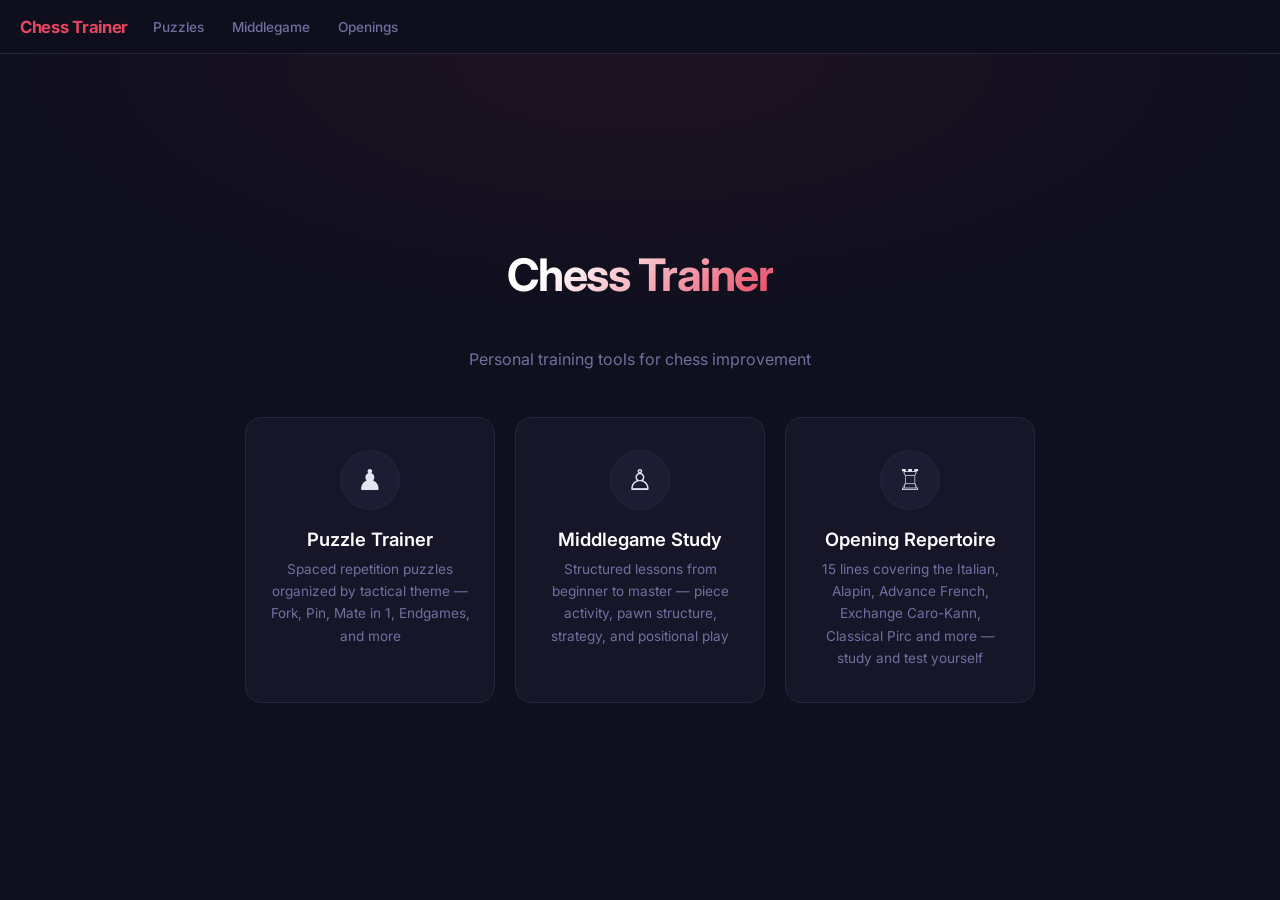
<file: index.html>
<!DOCTYPE html>
<html lang="en">
<head>
  <meta charset="UTF-8">
  <meta name="viewport" content="width=device-width, initial-scale=1.0">
  <title>Chess Trainer</title>
  <link rel="stylesheet" href="css/style.css">
</head>
<body>

<nav>
  <span class="logo">Chess Trainer</span>
  <a href="puzzles.html">Puzzles</a>
  <a href="middlegame.html">Middlegame</a>
  <a href="opening.html">Openings</a>
</nav>

<div class="home-container">
    <h1>Chess Trainer</h1>
    <p>Personal training tools for chess improvement</p>
    <div class="home-cards">
      <a href="puzzles.html" class="card">
        <div class="card-icon">♟</div>
        <h2>Puzzle Trainer</h2>
        <p>Spaced repetition puzzles organized by tactical theme — Fork, Pin, Mate in 1, Endgames, and more</p>
      </a>
      <a href="middlegame.html" class="card">
        <div class="card-icon">♙</div>
        <h2>Middlegame Study</h2>
        <p>Structured lessons from beginner to master — piece activity, pawn structure, strategy, and positional play</p>
      </a>
      <a href="opening.html" class="card">
        <div class="card-icon">♖</div>
        <h2>Opening Repertoire</h2>
        <p>15 lines covering the Italian, Alapin, Advance French, Exchange Caro-Kann, Classical Pirc and more — study and test yourself</p>
      </a>
    </div>
  </div>

</body>
</html>
</file>
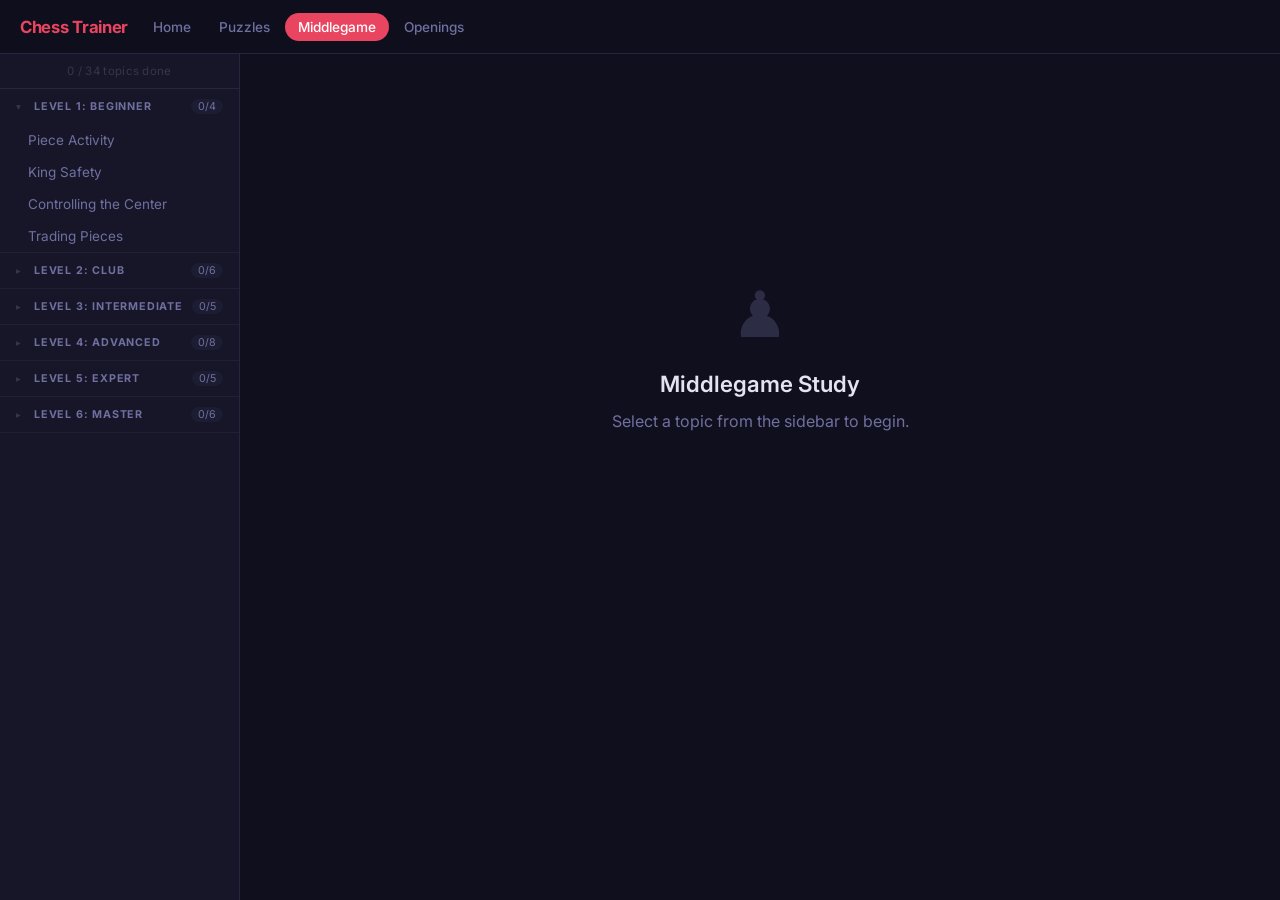
<file: middlegame.html>
<!DOCTYPE html>
<html lang="en">
<head>
  <meta charset="UTF-8">
  <meta name="viewport" content="width=device-width, initial-scale=1.0">
  <title>Middlegame Study – Chess Trainer</title>
  <link rel="stylesheet" href="css/style.css">
  <link rel="stylesheet" href="css/chessboard.min.css">
</head>
<body>

<nav>
  <span class="logo">Chess Trainer</span>
  <a href="index.html">Home</a>
  <a href="puzzles.html">Puzzles</a>
  <a href="middlegame.html" class="active">Middlegame</a>
  <a href="opening.html">Openings</a>
</nav>

<div class="mg-layout">

  <!-- ── Sidebar ── -->
  <aside class="sidebar mg-sidebar">
    <div class="mg-progress-summary">
      <span id="mg-overall-progress">0 / 26 topics done</span>
    </div>
    <div id="mg-sidebar-levels"></div>
  </aside>

  <!-- ── Main content ── -->
  <main class="mg-main" id="mg-main">

    <!-- Welcome state -->
    <div id="mg-welcome" class="mg-welcome">
      <div class="mg-welcome-icon">♟</div>
      <h2>Middlegame Study</h2>
      <p>Select a topic from the sidebar to begin.</p>
      <p id="mg-welcome-progress" style="color:#555;font-size:0.9rem"></p>
    </div>

    <!-- Lesson content (hidden until topic selected) -->
    <div id="mg-lesson" style="display:none">

      <div class="mg-lesson-header">
        <h1 id="mg-lesson-title"></h1>
        <span class="mg-level-badge" id="mg-level-badge"></span>
      </div>

      <div class="mg-summary" id="mg-summary"></div>

      <div class="mg-section-label">Position Examples</div>
      <div class="mg-examples" id="mg-examples"></div>

      <div class="mg-section-label mg-exercise-label">
        Exercises
        <span class="mg-ex-count" id="mg-ex-count"></span>
      </div>
      <div class="mg-exercises" id="mg-exercises"></div>

      <div class="mg-done-area" id="mg-done-area">
        <button class="btn mg-done-btn" id="mg-done-btn" onclick="markTopicDone()">
          Mark as Done
        </button>
        <span class="mg-done-note" id="mg-done-note"></span>
      </div>

    </div>

  </main>
</div>

<script src="js/lib/jquery.min.js"></script>
<script src="js/lib/chess.min.js"></script>
<script src="js/lib/chessboard.min.js"></script>
<script src="data/middlegame_lessons.js"></script>
<script src="js/tap-move.js"></script>
<script src="js/middlegame.js"></script>
</body>
</html>
</file>
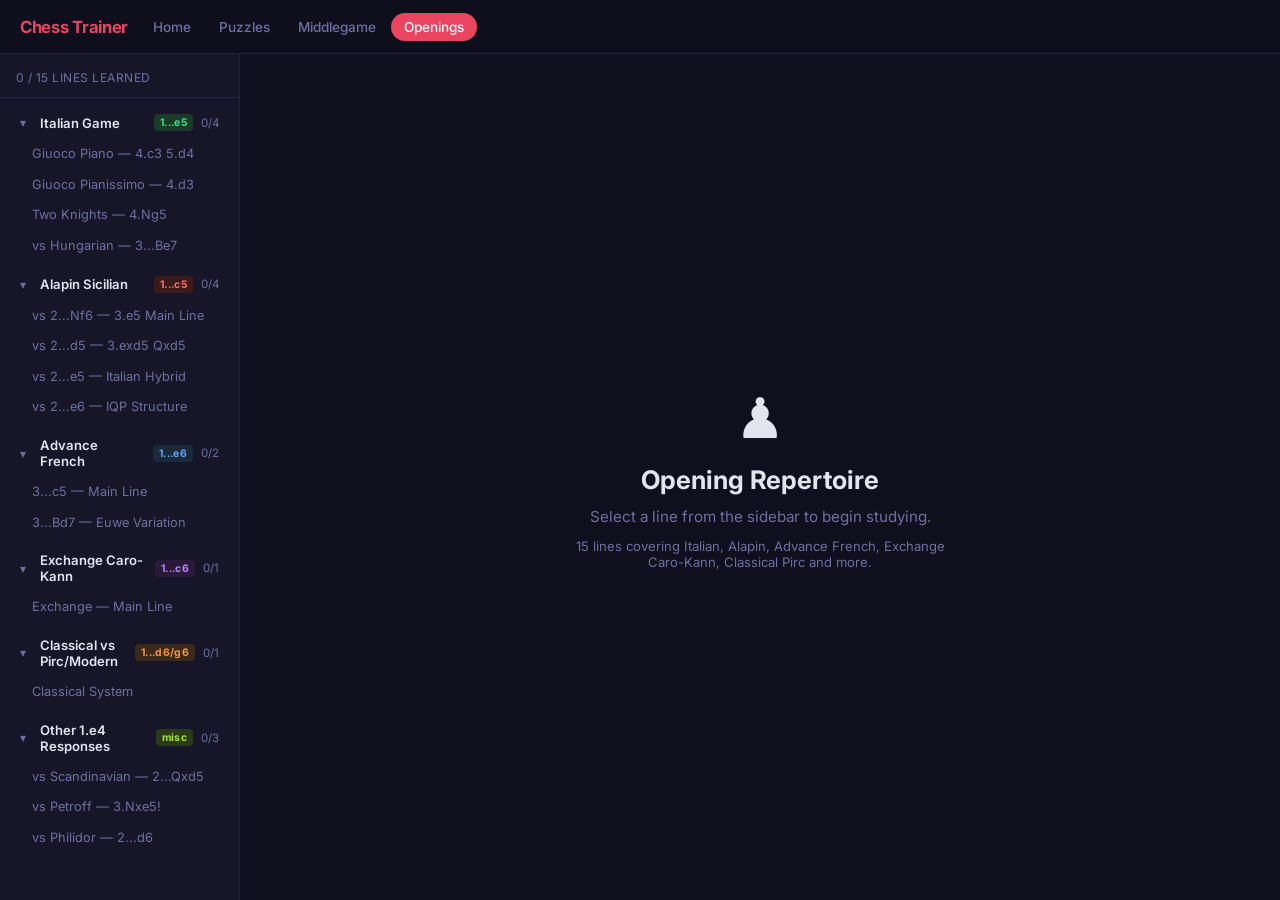
<file: opening.html>
<!DOCTYPE html>
<html lang="en">
<head>
  <meta charset="UTF-8">
  <meta name="viewport" content="width=device-width, initial-scale=1.0">
  <title>Opening Repertoire – Chess Trainer</title>
  <link rel="stylesheet" href="css/style.css">
  <link rel="stylesheet" href="css/chessboard.min.css">
</head>
<body>

<nav>
  <span class="logo">Chess Trainer</span>
  <a href="index.html">Home</a>
  <a href="puzzles.html">Puzzles</a>
  <a href="middlegame.html">Middlegame</a>
  <a href="opening.html" class="active">Openings</a>
</nav>

<div class="op-layout">

  <!-- ── Sidebar ── -->
  <aside class="sidebar op-sidebar">
    <div class="op-progress-summary" id="op-progress-summary">0 / 15 lines learned</div>
    <div id="op-sidebar-sections"></div>
  </aside>

  <!-- ── Main content ── -->
  <main class="op-main" id="op-main">

    <!-- Welcome state -->
    <div id="op-welcome" class="op-welcome">
      <div class="op-welcome-icon">♟</div>
      <h2>Opening Repertoire</h2>
      <p>Select a line from the sidebar to begin studying.</p>
      <p class="op-welcome-sub">15 lines covering Italian, Alapin, Advance French, Exchange Caro-Kann, Classical Pirc and more.</p>
    </div>

    <!-- Lesson content (hidden until line selected) -->
    <div id="op-lesson" style="display:none">

      <!-- Header -->
      <div class="op-lesson-header">
        <h1 id="op-line-name"></h1>
        <span class="op-eco-badge" id="op-eco-badge"></span>
      </div>

      <!-- Tab toggle -->
      <div class="op-tabs">
        <button class="op-tab active" id="op-tab-study" onclick="switchMode('study')">Study</button>
        <button class="op-tab" id="op-tab-test"  onclick="switchMode('test')">Test</button>
      </div>

      <!-- ── STUDY TAB ── -->
      <div id="op-study-area" class="op-study-area">

        <div class="op-board-area">
          <!-- Board -->
          <div>
            <div class="board-wrap" id="op-board-wrap">
              <div id="op-board"></div>
            </div>
            <!-- Comment -->
            <div class="op-comment-area" id="op-comment" style="display:none"></div>
            <!-- Prev / Next -->
            <div class="op-nav-btns">
              <button class="btn btn-secondary" id="op-prev-btn" onclick="prevMove()" disabled>◀ Prev</button>
              <button class="btn btn-secondary" id="op-next-btn" onclick="nextMove()">Next ▶</button>
            </div>
          </div>

          <!-- Move list -->
          <div class="op-move-list-panel">
            <div class="op-move-list-title">Move Order</div>
            <div class="op-move-list" id="op-move-list"></div>
          </div>
        </div>

        <!-- Summary + ideas -->
        <div class="op-summary-block">
          <div class="op-section-label">Summary</div>
          <p class="op-summary-text" id="op-summary"></p>
        </div>

        <div class="op-ideas-block">
          <div class="op-section-label">Key Ideas</div>
          <ul class="op-ideas-list" id="op-ideas"></ul>
        </div>

        <!-- Mark as Learned -->
        <div class="op-learn-area">
          <button class="btn btn-primary op-learn-btn" id="op-learn-btn" onclick="markLearned()">Mark as Learned</button>
          <span class="op-learn-note">Track your progress</span>
        </div>

      </div>

      <!-- ── TEST TAB ── -->
      <div id="op-test-area" class="op-test-area" style="display:none">

        <div class="op-board-area">
          <!-- Board -->
          <div>
            <div class="board-wrap" id="op-board-wrap-test">
              <div id="op-board-test"></div>
            </div>
            <!-- Status -->
            <div class="op-test-status-area">
              <div class="op-test-status" id="op-test-status">Make your first move as White.</div>
              <div class="op-test-complete" id="op-test-complete" style="display:none"></div>
            </div>
            <!-- Buttons -->
            <div class="op-nav-btns">
              <button class="btn btn-secondary" id="op-test-restart-btn" onclick="startTest()" style="display:none">↺ Restart</button>
              <button class="btn btn-secondary" onclick="switchMode('study')">← Back to Study</button>
            </div>
          </div>

          <!-- Progress in test -->
          <div class="op-move-list-panel">
            <div class="op-move-list-title">Your Progress</div>
            <div class="op-test-log" id="op-test-log"></div>
          </div>
        </div>

        <!-- Mark as Learned (also in test) -->
        <div class="op-learn-area" id="op-test-learn-area" style="display:none">
          <button class="btn btn-primary op-learn-btn" id="op-learn-btn-test" onclick="markLearned()">Mark as Learned</button>
        </div>

      </div>

    </div>
  </main>
</div>

<script src="js/lib/jquery.min.js"></script>
<script src="js/lib/chess.min.js"></script>
<script src="js/lib/chessboard.min.js"></script>
<script src="data/openings.js"></script>
<script src="js/tap-move.js"></script>
<script src="js/opening.js"></script>
</body>
</html>
</file>
<file: css/style.css>
@import url('https://fonts.googleapis.com/css2?family=Inter:wght@400;500;600;700&display=swap');

/* ─── Variables ─────────────────────────────────────────────────────────── */
:root {
  --bg:         #0f0f1e;
  --surface:    #161628;
  --surface-2:  #1c1c32;
  --border:     #252540;
  --accent:     #e94560;
  --accent-dim: rgba(233,69,96,0.13);
  --green:      #22c55e;
  --green-bg:   rgba(20,83,45,0.35);
  --red-bg:     rgba(127,29,29,0.3);
  --text:       #e4e4f0;
  --muted:      #7070a0;
  --subtle:     #35354e;
  --nav-h:      54px;
  --sidebar-w:  240px;
}

/* ─── Reset ─────────────────────────────────────────────────────────────── */
*, *::before, *::after { box-sizing: border-box; margin: 0; padding: 0; }
a { text-decoration: none; color: inherit; }

body {
  font-family: 'Inter', 'Segoe UI', system-ui, sans-serif;
  background: var(--bg);
  color: var(--text);
  min-height: 100vh;
  -webkit-font-smoothing: antialiased;
}

/* ─── NAV ───────────────────────────────────────────────────────────────── */
nav {
  position: sticky;
  top: 0;
  z-index: 200;
  height: var(--nav-h);
  background: rgba(15,15,30,0.92);
  backdrop-filter: blur(16px);
  -webkit-backdrop-filter: blur(16px);
  border-bottom: 1px solid var(--border);
  padding: 0 20px;
  display: flex;
  align-items: center;
  gap: 2px;
}
nav .logo {
  font-size: 1.05rem;
  font-weight: 700;
  color: var(--accent);
  letter-spacing: -0.3px;
  margin-right: 10px;
  white-space: nowrap;
}
nav a {
  color: var(--muted);
  font-size: 0.85rem;
  font-weight: 500;
  padding: 6px 13px;
  border-radius: 20px;
  transition: color 0.2s, background 0.2s;
  white-space: nowrap;
}
nav a:hover  { color: var(--text); background: var(--surface-2); }
nav a.active { color: #fff; background: var(--accent); }

/* ─── HOME ──────────────────────────────────────────────────────────────── */
.home-container {
  display: flex;
  flex-direction: column;
  align-items: center;
  justify-content: center;
  min-height: calc(100vh - var(--nav-h));
  gap: 48px;
  padding: 60px 24px;
  background: radial-gradient(ellipse 80% 50% at 50% 0%, rgba(233,69,96,0.07) 0%, transparent 65%);
}
.home-container h1 {
  font-size: 2.8rem;
  font-weight: 700;
  letter-spacing: -1.5px;
  line-height: 1.1;
  background: linear-gradient(140deg, #fff 20%, #e94560 100%);
  -webkit-background-clip: text;
  -webkit-text-fill-color: transparent;
  background-clip: text;
  text-align: center;
}
.home-container > p { color: var(--muted); font-size: 1rem; text-align: center; }

.home-cards {
  display: flex;
  gap: 20px;
  flex-wrap: wrap;
  justify-content: center;
}
.card {
  background: var(--surface);
  border: 1px solid var(--border);
  border-radius: 16px;
  padding: 32px 24px;
  width: 250px;
  text-align: center;
  transition: transform 0.25s, border-color 0.25s, box-shadow 0.25s;
  cursor: pointer;
}
.card:hover {
  transform: translateY(-6px);
  border-color: var(--accent);
  box-shadow: 0 20px 50px rgba(233,69,96,0.12);
}
.card-icon {
  width: 60px;
  height: 60px;
  margin: 0 auto 18px;
  background: var(--surface-2);
  border-radius: 50%;
  border: 1px solid var(--border);
  display: flex;
  align-items: center;
  justify-content: center;
  font-size: 1.8rem;
  transition: border-color 0.25s, background 0.25s;
}
.card:hover .card-icon { border-color: var(--accent); background: var(--accent-dim); }
.card h2 { font-size: 1.15rem; margin-bottom: 8px; color: #fff; font-weight: 600; }
.card p  { color: var(--muted); font-size: 0.85rem; line-height: 1.65; }

/* ─── SIDEBAR (shared base) ─────────────────────────────────────────────── */
.sidebar {
  background: var(--surface);
  border-right: 1px solid var(--border);
  padding: 10px 0;
  overflow-y: auto;
}
.sidebar-title {
  font-size: 0.63rem;
  font-weight: 700;
  letter-spacing: 1.2px;
  color: var(--subtle);
  text-transform: uppercase;
  padding: 14px 16px 6px;
}
.theme-item {
  display: flex;
  justify-content: space-between;
  align-items: center;
  padding: 9px 16px;
  cursor: pointer;
  transition: background 0.15s;
  font-size: 0.875rem;
  color: var(--muted);
}
.theme-item:hover  { background: var(--surface-2); color: var(--text); }
.theme-item.active { background: var(--accent-dim); color: var(--accent); font-weight: 500; }
.all-due-item { border-bottom: 1px solid var(--border); margin-bottom: 6px; color: var(--text); font-weight: 600; }
.theme-count {
  background: var(--surface-2);
  color: var(--muted);
  border-radius: 10px;
  padding: 1px 8px;
  font-size: 0.7rem;
  min-width: 26px;
  text-align: center;
}
.theme-item.active .theme-count { background: rgba(233,69,96,0.2); color: var(--accent); }

/* ─── PUZZLE LAYOUT ─────────────────────────────────────────────────────── */
.puzzle-layout {
  display: grid;
  grid-template-columns: var(--sidebar-w) 1fr;
  min-height: calc(100vh - var(--nav-h));
}
.puzzle-main {
  display: flex;
  flex-direction: column;
  align-items: center;
  padding: 36px 24px;
  gap: 20px;
  overflow-y: auto;
}
.board-wrap { position: relative; }
#board { width: min(90vw, 440px); }
.info-bar {
  width: min(90vw, 440px);
  display: flex;
  justify-content: space-between;
  align-items: center;
  font-size: 0.8rem;
  color: var(--muted);
}

/* ─── FEEDBACK ──────────────────────────────────────────────────────────── */
.feedback-area {
  width: min(90vw, 440px);
  display: flex;
  flex-direction: column;
  gap: 12px;
}
.feedback {
  font-size: 0.97rem;
  font-weight: 600;
  padding: 12px 16px;
  border-radius: 8px;
  display: none;
  border: 1px solid transparent;
}
.feedback.correct { background: var(--green-bg); color: var(--green); border-color: rgba(34,197,94,0.25); display: block; }
.feedback.wrong   { background: var(--red-bg); color: var(--accent); border-color: rgba(233,69,96,0.2); display: block; }

#status-msg {
  color: var(--muted);
  font-size: 0.9rem;
  text-align: center;
  padding: 60px 20px;
  line-height: 1.8;
}

/* ─── BUTTONS ───────────────────────────────────────────────────────────── */
.btn {
  padding: 10px 22px;
  border: none;
  border-radius: 8px;
  font-size: 0.88rem;
  font-weight: 600;
  cursor: pointer;
  transition: opacity 0.2s, transform 0.15s, box-shadow 0.15s;
  font-family: inherit;
  display: inline-flex;
  align-items: center;
  justify-content: center;
  gap: 6px;
}
.btn:hover  { opacity: 0.87; transform: translateY(-1px); }
.btn:active { transform: translateY(0); opacity: 1; }

.btn-primary {
  background: linear-gradient(135deg, #e94560, #c73652);
  color: #fff;
  box-shadow: 0 4px 16px rgba(233,69,96,0.25);
}
.btn-primary:hover { box-shadow: 0 6px 22px rgba(233,69,96,0.35); }
.btn-secondary { background: var(--surface-2); color: var(--muted); border: 1px solid var(--border); }
.btn-row { display: flex; gap: 10px; }

/* SR rating */
.btn-again { background: linear-gradient(135deg, #dc2626, #991b1b); color: #fff; }
.btn-hard  { background: linear-gradient(135deg, #d97706, #92400e); color: #fff; }
.btn-good  { background: linear-gradient(135deg, #16a34a, #14532d); color: #fff; }
.btn-easy  { background: linear-gradient(135deg, #2563eb, #1d4ed8); color: #fff; }
.btn-again, .btn-hard, .btn-good, .btn-easy {
  display: inline-flex;
  flex-direction: column;
  align-items: center;
  gap: 1px;
}
.rating-interval { font-size: 0.67rem; font-weight: 400; opacity: 0.8; }

/* ─── BOARD FLASH ───────────────────────────────────────────────────────── */
.board-wrap.flash-correct,
.mg-ex-board-wrap.flash-correct { animation: flashGreen 0.5s ease; }
.board-wrap.flash-wrong,
.mg-ex-board-wrap.flash-wrong   { animation: flashRed   0.5s ease; }
@keyframes flashGreen { 0%,100%{box-shadow:none} 50%{box-shadow:0 0 0 5px rgba(34,197,94,0.55)} }
@keyframes flashRed   { 0%,100%{box-shadow:none} 50%{box-shadow:0 0 0 5px rgba(233,69,96,0.55)} }

/* ─── CHESSBOARD OVERRIDES ──────────────────────────────────────────────── */
.square-55d63 { transition: background 0.1s; }
.square-55d63.tap-selected { background: rgba(34,197,94,0.70) !important; }
.square-55d63.tap-legal    { background: rgba(34,197,94,0.28) !important; }

/* ─── MIDDLEGAME LAYOUT ─────────────────────────────────────────────────── */
.mg-layout {
  display: grid;
  grid-template-columns: var(--sidebar-w) 1fr;
  min-height: calc(100vh - var(--nav-h));
}

/* Sidebar overrides */
.mg-sidebar { padding: 0; }
.mg-progress-summary {
  padding: 10px 16px;
  border-bottom: 1px solid var(--border);
  font-size: 0.72rem;
  color: var(--subtle);
  text-align: center;
  letter-spacing: 0.3px;
}
.mg-level { border-bottom: 1px solid rgba(37,37,64,0.6); }
.mg-level-header {
  display: flex;
  align-items: center;
  gap: 8px;
  padding: 10px 16px;
  cursor: pointer;
  transition: background 0.15s;
  user-select: none;
}
.mg-level-header:hover { background: var(--surface-2); }
.mg-level-toggle { font-size: 0.6rem; color: var(--subtle); width: 10px; flex-shrink: 0; }
.mg-level-name   { flex: 1; font-size: 0.67rem; font-weight: 700; letter-spacing: 0.8px; color: var(--muted); text-transform: uppercase; }
.mg-level-count  { font-size: 0.67rem; color: var(--muted); background: var(--surface-2); border-radius: 10px; padding: 1px 7px; }
.mg-topic-item {
  display: flex;
  justify-content: space-between;
  align-items: center;
  padding: 8px 16px 8px 28px;
  cursor: pointer;
  transition: background 0.15s;
  font-size: 0.845rem;
  color: var(--muted);
}
.mg-topic-item:hover       { background: var(--surface-2); color: var(--text); }
.mg-topic-item.active      { background: var(--accent-dim); color: var(--accent); font-weight: 500; }
.mg-topic-item.done        { color: var(--green); }
.mg-topic-item.active.done { color: var(--accent); }
.mg-topic-check            { font-size: 0.72rem; color: var(--green); min-width: 14px; }
.mg-topic-item.active .mg-topic-check { color: var(--accent); }

/* Lesson content */
.mg-main {
  overflow-y: auto;
  padding: 36px 44px;
  display: flex;
  flex-direction: column;
  gap: 28px;
}
.mg-welcome {
  display: flex;
  flex-direction: column;
  align-items: center;
  justify-content: center;
  min-height: 60vh;
  gap: 14px;
  text-align: center;
  color: var(--muted);
}
.mg-welcome-icon { font-size: 4rem; opacity: 0.3; margin-bottom: 4px; }
.mg-welcome h2   { color: var(--text); font-size: 1.4rem; font-weight: 600; }

.mg-lesson-header { display: flex; align-items: center; gap: 12px; flex-wrap: wrap; }
.mg-lesson-header h1 { font-size: 1.55rem; color: #fff; font-weight: 700; letter-spacing: -0.5px; }

/* Level badges */
.mg-level-badge { padding: 4px 13px; border-radius: 20px; font-size: 0.7rem; font-weight: 700; letter-spacing: 0.5px; border: 1px solid; }
.mg-level-1 { background: rgba(34,197,94,0.1);   color: #22c55e; border-color: rgba(34,197,94,0.3); }
.mg-level-2 { background: rgba(66,165,245,0.1);  color: #42a5f5; border-color: rgba(66,165,245,0.3); }
.mg-level-3 { background: rgba(250,204,21,0.1);  color: #facc15; border-color: rgba(250,204,21,0.3); }
.mg-level-4 { background: rgba(251,146,60,0.1);  color: #fb923c; border-color: rgba(251,146,60,0.3); }
.mg-level-5 { background: rgba(192,132,252,0.1); color: #c084fc; border-color: rgba(192,132,252,0.3); }
.mg-level-6 { background: rgba(251,191,36,0.1);  color: #fbbf24; border-color: rgba(251,191,36,0.3); }

/* Summary */
.mg-summary { max-width: 700px; }
.mg-summary p { color: #9090b8; font-size: 0.93rem; line-height: 1.8; margin-bottom: 12px; }
.mg-summary p:last-child { margin-bottom: 0; }

/* Section labels */
.mg-section-label {
  font-size: 0.65rem;
  font-weight: 700;
  letter-spacing: 1.2px;
  text-transform: uppercase;
  color: var(--subtle);
  border-top: 1px solid var(--border);
  padding-top: 20px;
  display: flex;
  align-items: center;
  gap: 10px;
}
.mg-ex-count {
  background: var(--surface-2);
  color: var(--muted);
  border-radius: 10px;
  padding: 1px 8px;
  font-size: 0.63rem;
  font-weight: 600;
}

/* Examples */
.mg-examples { display: flex; flex-wrap: wrap; gap: 24px; align-items: flex-start; }
.mg-example-card { display: flex; flex-direction: column; gap: 10px; min-width: 200px; max-width: 320px; flex: 1; }
.mg-example-board { width: 100%; }
.mg-example-caption { font-size: 0.81rem; color: var(--muted); line-height: 1.55; }

/* Exercise cards */
.mg-exercises { display: flex; flex-direction: column; gap: 16px; }
.mg-ex-card {
  background: var(--surface);
  border: 1px solid var(--border);
  border-radius: 12px;
  padding: 20px;
  display: flex;
  flex-direction: column;
  gap: 14px;
  transition: border-color 0.2s, opacity 0.3s;
}
.mg-ex-card.mg-ex-locked { opacity: 0.3; pointer-events: none; }
.mg-ex-card.mg-ex-done   { border-color: rgba(34,197,94,0.35); }
.mg-ex-card-header { display: flex; justify-content: space-between; align-items: center; }
.mg-ex-number { font-size: 0.65rem; font-weight: 700; letter-spacing: 0.8px; color: var(--subtle); text-transform: uppercase; }
.mg-ex-status { font-size: 0.78rem; font-weight: 600; }
.mg-ex-status.solved { color: var(--green); }
.mg-ex-board-wrap { position: relative; width: fit-content; }
.mg-ex-board { width: min(60vw, 320px); }

.mg-ex-feedback {
  font-size: 0.88rem;
  font-weight: 600;
  padding: 10px 14px;
  border-radius: 8px;
  display: none;
  border: 1px solid transparent;
}
.mg-ex-feedback.correct { background: var(--green-bg); color: var(--green); border-color: rgba(34,197,94,0.25); display: block; }
.mg-ex-feedback.wrong   { background: var(--red-bg); color: var(--accent); border-color: rgba(233,69,96,0.2); display: block; }
.mg-ex-actions { display: flex; gap: 8px; }

/* Done area */
.mg-done-area {
  display: flex;
  align-items: center;
  gap: 16px;
  padding: 24px 0 48px;
  border-top: 1px solid var(--border);
  flex-wrap: wrap;
}
.mg-done-btn  { min-width: 150px; }
.mg-done-note { font-size: 0.82rem; color: var(--muted); }
.mg-done-confirmed {
  background: var(--green-bg) !important;
  color: var(--green) !important;
  border: 1px solid rgba(34,197,94,0.3) !important;
  box-shadow: none !important;
}

/* ─── RESPONSIVE ────────────────────────────────────────────────────────── */
@media (max-width: 768px) {

  /* NAV: stay on one row */
  nav { padding: 0 14px; gap: 2px; }
  nav .logo { font-size: 0.92rem; }
  nav a { font-size: 0.77rem; padding: 5px 10px; }

  /* HOME */
  .home-container { padding: 36px 20px; gap: 32px; }
  .home-container h1 { font-size: 1.9rem; letter-spacing: -0.5px; }
  .home-cards { gap: 14px; }
  .card { width: 100%; max-width: 340px; padding: 24px 20px; }
  .card-icon { width: 50px; height: 50px; font-size: 1.5rem; margin-bottom: 14px; }

  /* BOARD */
  #board { width: min(88vw, 440px) !important; }
  .info-bar, .feedback-area { width: min(88vw, 440px); }
  .puzzle-main { padding: 14px 10px; gap: 14px; }

  /* PUZZLE SIDEBAR → horizontal pill strip */
  .puzzle-layout { grid-template-columns: 1fr; }
  .puzzle-layout .sidebar {
    border-right: none;
    border-bottom: 1px solid var(--border);
    padding: 8px 10px;
    display: flex;
    flex-direction: row;
    overflow-x: auto;
    overflow-y: hidden;
    gap: 6px;
    scrollbar-width: none;
  }
  .puzzle-layout .sidebar::-webkit-scrollbar { display: none; }
  .sidebar-title { display: none; }
  .theme-item {
    flex-shrink: 0;
    white-space: nowrap;
    padding: 7px 13px;
    border-radius: 20px;
    font-size: 0.8rem;
    background: var(--surface-2);
    border: 1px solid var(--border);
    color: var(--muted);
    justify-content: center;
  }
  .theme-item:hover  { color: var(--text); }
  .theme-item.active { background: var(--accent); color: #fff; border-color: var(--accent); font-weight: 600; }
  .theme-item.active .theme-count { background: rgba(255,255,255,0.2); color: #fff; }
  .all-due-item { border-bottom: none; margin-bottom: 0; }
  .theme-item .theme-count { display: none; }
  .theme-item.active .theme-count { display: inline; }

  /* BUTTONS */
  .btn { padding: 11px 20px; font-size: 0.9rem; }
  .btn-again, .btn-hard, .btn-good, .btn-easy { padding: 10px 14px; }
  #rating-btns { flex-wrap: wrap; }
  .btn-row { flex-wrap: wrap; }

  /* MIDDLEGAME */
  .mg-layout { grid-template-columns: 1fr; }
  .mg-sidebar {
    border-right: none;
    border-bottom: 1px solid var(--border);
    max-height: 220px;
    overflow-y: auto;
    display: block;
    padding: 0;
  }
  .mg-main { padding: 20px 16px; gap: 20px; }
  .mg-lesson-header h1 { font-size: 1.25rem; }
  .mg-examples { flex-direction: column; }
  .mg-example-card { max-width: 100%; min-width: 0; }
  .mg-ex-board { width: min(84vw, 320px); }
}

/* ── Opening Repertoire ─────────────────────────────────────────────────────── */

.op-layout {
  display: grid;
  grid-template-columns: var(--sidebar-w) 1fr;
  min-height: calc(100vh - var(--nav-h));
}

/* Sidebar */
.op-sidebar {
  border-right: 1px solid var(--border);
  overflow-y: auto;
  padding: 16px 0;
  display: flex;
  flex-direction: column;
  gap: 0;
}

.op-progress-summary {
  font-size: 0.75rem;
  color: var(--muted);
  padding: 0 16px 12px;
  border-bottom: 1px solid var(--border);
  margin-bottom: 8px;
  letter-spacing: 0.04em;
  text-transform: uppercase;
}

.op-section { margin-bottom: 2px; }

.op-section-header {
  display: flex;
  align-items: center;
  gap: 8px;
  padding: 8px 14px;
  cursor: pointer;
  border-radius: 6px;
  margin: 0 6px;
  transition: background 0.15s;
  user-select: none;
}
.op-section-header:hover { background: var(--surface-2); }

.op-section-toggle { color: var(--muted); font-size: 0.75rem; width: 12px; flex-shrink: 0; }
.op-section-name   { flex: 1; font-size: 0.82rem; font-weight: 600; color: var(--text); }
.op-section-count  { font-size: 0.72rem; color: var(--muted); }

.op-section-badge {
  font-size: 0.65rem;
  font-weight: 700;
  padding: 2px 6px;
  border-radius: 4px;
  letter-spacing: 0.03em;
}
.op-color-1 { background: #1a3a2a; color: #4ade80; }
.op-color-2 { background: #3a1a1a; color: #f87171; }
.op-color-3 { background: #1a2a3a; color: #60a5fa; }
.op-color-4 { background: #2a1a3a; color: #c084fc; }
.op-color-5 { background: #3a2a1a; color: #fb923c; }
.op-color-6 { background: #2a3a1a; color: #a3e635; }

.op-section-lines { padding: 0 6px 4px; }

.op-line-item {
  display: flex;
  align-items: center;
  padding: 7px 10px 7px 26px;
  border-radius: 6px;
  cursor: pointer;
  font-size: 0.8rem;
  color: var(--muted);
  transition: background 0.15s, color 0.15s;
}
.op-line-item:hover      { background: var(--surface-2); color: var(--text); }
.op-line-item.active     { background: rgba(233,69,96,0.15); color: var(--accent); }
.op-line-item.learned    { color: #4ade80; }

.op-line-name  { flex: 1; line-height: 1.3; }
.op-line-check { font-size: 0.7rem; color: #4ade80; }

/* Main area */
.op-main {
  display: flex;
  flex-direction: column;
  padding: 28px 32px;
  gap: 20px;
  overflow-y: auto;
}

/* Welcome */
.op-welcome {
  display: flex;
  flex-direction: column;
  align-items: center;
  justify-content: center;
  gap: 12px;
  margin: auto;
  text-align: center;
  max-width: 400px;
  padding: 40px 0;
}
.op-welcome-icon { font-size: 3.5rem; }
.op-welcome h2   { font-size: 1.6rem; margin: 0; }
.op-welcome p    { color: var(--muted); margin: 0; font-size: 0.95rem; }
.op-welcome-sub  { font-size: 0.82rem !important; }

/* Lesson header */
.op-lesson-header {
  display: flex;
  align-items: center;
  gap: 12px;
  flex-wrap: wrap;
}
.op-lesson-header h1 { font-size: 1.35rem; margin: 0; }
.op-eco-badge {
  font-size: 0.72rem;
  font-weight: 700;
  padding: 3px 8px;
  border-radius: 4px;
  background: var(--surface-2);
  color: var(--muted);
  letter-spacing: 0.04em;
}

/* Tabs */
.op-tabs {
  display: flex;
  gap: 4px;
  border-bottom: 1px solid var(--border);
  padding-bottom: 0;
}
.op-tab {
  background: none;
  border: none;
  color: var(--muted);
  font-size: 0.9rem;
  font-weight: 500;
  padding: 8px 18px;
  cursor: pointer;
  border-bottom: 2px solid transparent;
  margin-bottom: -1px;
  transition: color 0.15s, border-color 0.15s;
  font-family: inherit;
}
.op-tab:hover  { color: var(--text); }
.op-tab.active { color: var(--accent); border-bottom-color: var(--accent); }

/* Board + move list */
.op-study-area,
.op-test-area {
  display: flex;
  flex-direction: column;
  gap: 20px;
}

.op-board-area {
  display: flex;
  gap: 20px;
  align-items: flex-start;
}

.op-move-list-panel {
  flex: 1;
  min-width: 0;
  background: var(--surface);
  border: 1px solid var(--border);
  border-radius: 10px;
  padding: 12px;
  max-height: 340px;
  overflow-y: auto;
  display: flex;
  flex-direction: column;
  gap: 0;
}

.op-move-list-title {
  font-size: 0.72rem;
  text-transform: uppercase;
  letter-spacing: 0.06em;
  color: var(--muted);
  margin-bottom: 8px;
  font-weight: 600;
}

.op-move-list {
  display: flex;
  flex-direction: column;
  gap: 1px;
}

.op-move-pair {
  display: flex;
  align-items: center;
  gap: 4px;
  border-radius: 4px;
  padding: 1px 2px;
}

.op-move-num {
  font-size: 0.72rem;
  color: var(--muted);
  width: 20px;
  flex-shrink: 0;
  text-align: right;
}

.op-half-move {
  padding: 3px 7px;
  border-radius: 4px;
  font-size: 0.85rem;
  font-family: 'SFMono-Regular', 'Consolas', monospace;
  cursor: pointer;
  color: var(--muted);
  transition: background 0.1s, color 0.1s;
  min-width: 46px;
}
.op-half-move:hover   { background: var(--surface-2); color: var(--text); }
.op-half-move.done    { color: var(--text-secondary, #c0c0d0); }
.op-half-move.current { background: rgba(233,69,96,0.2); color: var(--accent); font-weight: 600; }
.op-half-move.has-comment { text-decoration: underline dotted; }

/* Comment */
.op-comment-area {
  margin-top: 8px;
  background: rgba(233,69,96,0.08);
  border-left: 3px solid var(--accent);
  border-radius: 0 6px 6px 0;
  padding: 8px 12px;
  font-size: 0.85rem;
  color: var(--muted);
  line-height: 1.5;
}

/* Nav buttons */
.op-nav-btns {
  display: flex;
  gap: 8px;
  margin-top: 10px;
}

/* Summary & Ideas */
.op-section-label {
  font-size: 0.72rem;
  text-transform: uppercase;
  letter-spacing: 0.06em;
  color: var(--muted);
  font-weight: 600;
  margin-bottom: 6px;
}

.op-summary-block,
.op-ideas-block {
  background: var(--surface);
  border: 1px solid var(--border);
  border-radius: 10px;
  padding: 14px 16px;
}

.op-summary-text {
  color: var(--text);
  font-size: 0.9rem;
  line-height: 1.6;
  margin: 0;
}

.op-ideas-list {
  margin: 0;
  padding-left: 18px;
  display: flex;
  flex-direction: column;
  gap: 5px;
}
.op-ideas-list li {
  color: var(--text);
  font-size: 0.88rem;
  line-height: 1.5;
}

/* Mark as Learned */
.op-learn-area {
  display: flex;
  align-items: center;
  gap: 12px;
  padding-top: 4px;
}
.op-learn-note { font-size: 0.8rem; color: var(--muted); }

.op-learn-btn { font-size: 0.85rem; padding: 9px 18px; }
.op-learn-btn.op-learned-confirmed {
  background: linear-gradient(135deg, #16a34a, #15803d);
}

/* Test status */
.op-test-status-area {
  margin-top: 8px;
  display: flex;
  flex-direction: column;
  gap: 6px;
}

.op-test-status {
  font-size: 0.9rem;
  color: var(--muted);
  padding: 8px 12px;
  background: var(--surface);
  border: 1px solid var(--border);
  border-radius: 6px;
}
.op-test-status.ok  { color: #4ade80; border-color: #16a34a; background: rgba(22,163,74,0.08); }
.op-test-status.bad { color: #f87171; border-color: #dc2626; background: rgba(220,38,38,0.08); }

.op-test-complete {
  font-size: 0.9rem;
  font-weight: 600;
  padding: 10px 14px;
  border-radius: 6px;
}
.op-test-complete.success { background: rgba(22,163,74,0.15); color: #4ade80; }
.op-test-complete.partial { background: rgba(234,179,8,0.12);  color: #facc15; }

/* Test log */
.op-test-log {
  display: flex;
  flex-direction: column;
  gap: 3px;
  overflow-y: auto;
  max-height: 300px;
}

.op-log-item {
  display: flex;
  flex-direction: column;
  padding: 4px 8px;
  border-radius: 4px;
  font-size: 0.82rem;
}
.op-log-item.correct { background: rgba(22,163,74,0.1);  color: #4ade80; }
.op-log-item.wrong   { background: rgba(220,38,38,0.1);  color: #f87171; }
.op-log-item.auto    { color: var(--muted); }

.op-log-san     { font-family: 'SFMono-Regular', monospace; font-weight: 600; }
.op-log-comment { font-size: 0.75rem; opacity: 0.8; margin-top: 1px; }

/* Branch indicators */
.op-branch-indicator {
  display: flex;
  align-items: center;
  gap: 4px;
  padding: 4px 10px 4px 26px;
  font-size: 0.78rem;
  color: var(--accent);
  cursor: pointer;
  border-radius: 4px;
  transition: background 0.15s;
  margin: 2px 0;
}
.op-branch-indicator:hover { background: rgba(233,69,96,0.1); }
.op-branch-arrow { font-size: 0.85rem; }
.op-branch-name  { color: var(--muted); font-weight: 400; }

.op-branch-back {
  display: flex;
  align-items: center;
  gap: 4px;
  padding: 5px 10px;
  font-size: 0.78rem;
  color: var(--accent);
  cursor: pointer;
  border-radius: 4px;
  margin-bottom: 6px;
  border-bottom: 1px solid var(--border);
  padding-bottom: 8px;
  transition: background 0.15s;
}
.op-branch-back:hover { background: rgba(233,69,96,0.1); }

/* Mobile */
@media (max-width: 700px) {
  .op-layout { grid-template-columns: 1fr; }

  .op-sidebar {
    border-right: none;
    border-bottom: 1px solid var(--border);
    max-height: 200px;
    padding: 12px 0;
  }

  .op-main { padding: 16px; }

  .op-board-area {
    flex-direction: column;
    align-items: stretch;
  }

  .op-move-list-panel {
    max-height: 200px;
  }
}
</file>
<file: css/chessboard.min.css>
/*! chessboard.js v1.0.0 | (c) 2019 Chris Oakman | MIT License chessboardjs.com/license */
.clearfix-7da63{clear:both}.board-b72b1{border:2px solid #404040;box-sizing:content-box}.square-55d63{float:left;position:relative;-webkit-touch-callout:none;-webkit-user-select:none;-khtml-user-select:none;-moz-user-select:none;-ms-user-select:none;user-select:none}.white-1e1d7{background-color:#f0d9b5;color:#b58863}.black-3c85d{background-color:#b58863;color:#f0d9b5}.highlight1-32417,.highlight2-9c5d2{box-shadow:inset 0 0 3px 3px #ff0}.notation-322f9{cursor:default;font-family:"Helvetica Neue",Helvetica,Arial,sans-serif;font-size:14px;position:absolute}.alpha-d2270{bottom:1px;right:3px}.numeric-fc462{top:2px;left:2px}
</file>
